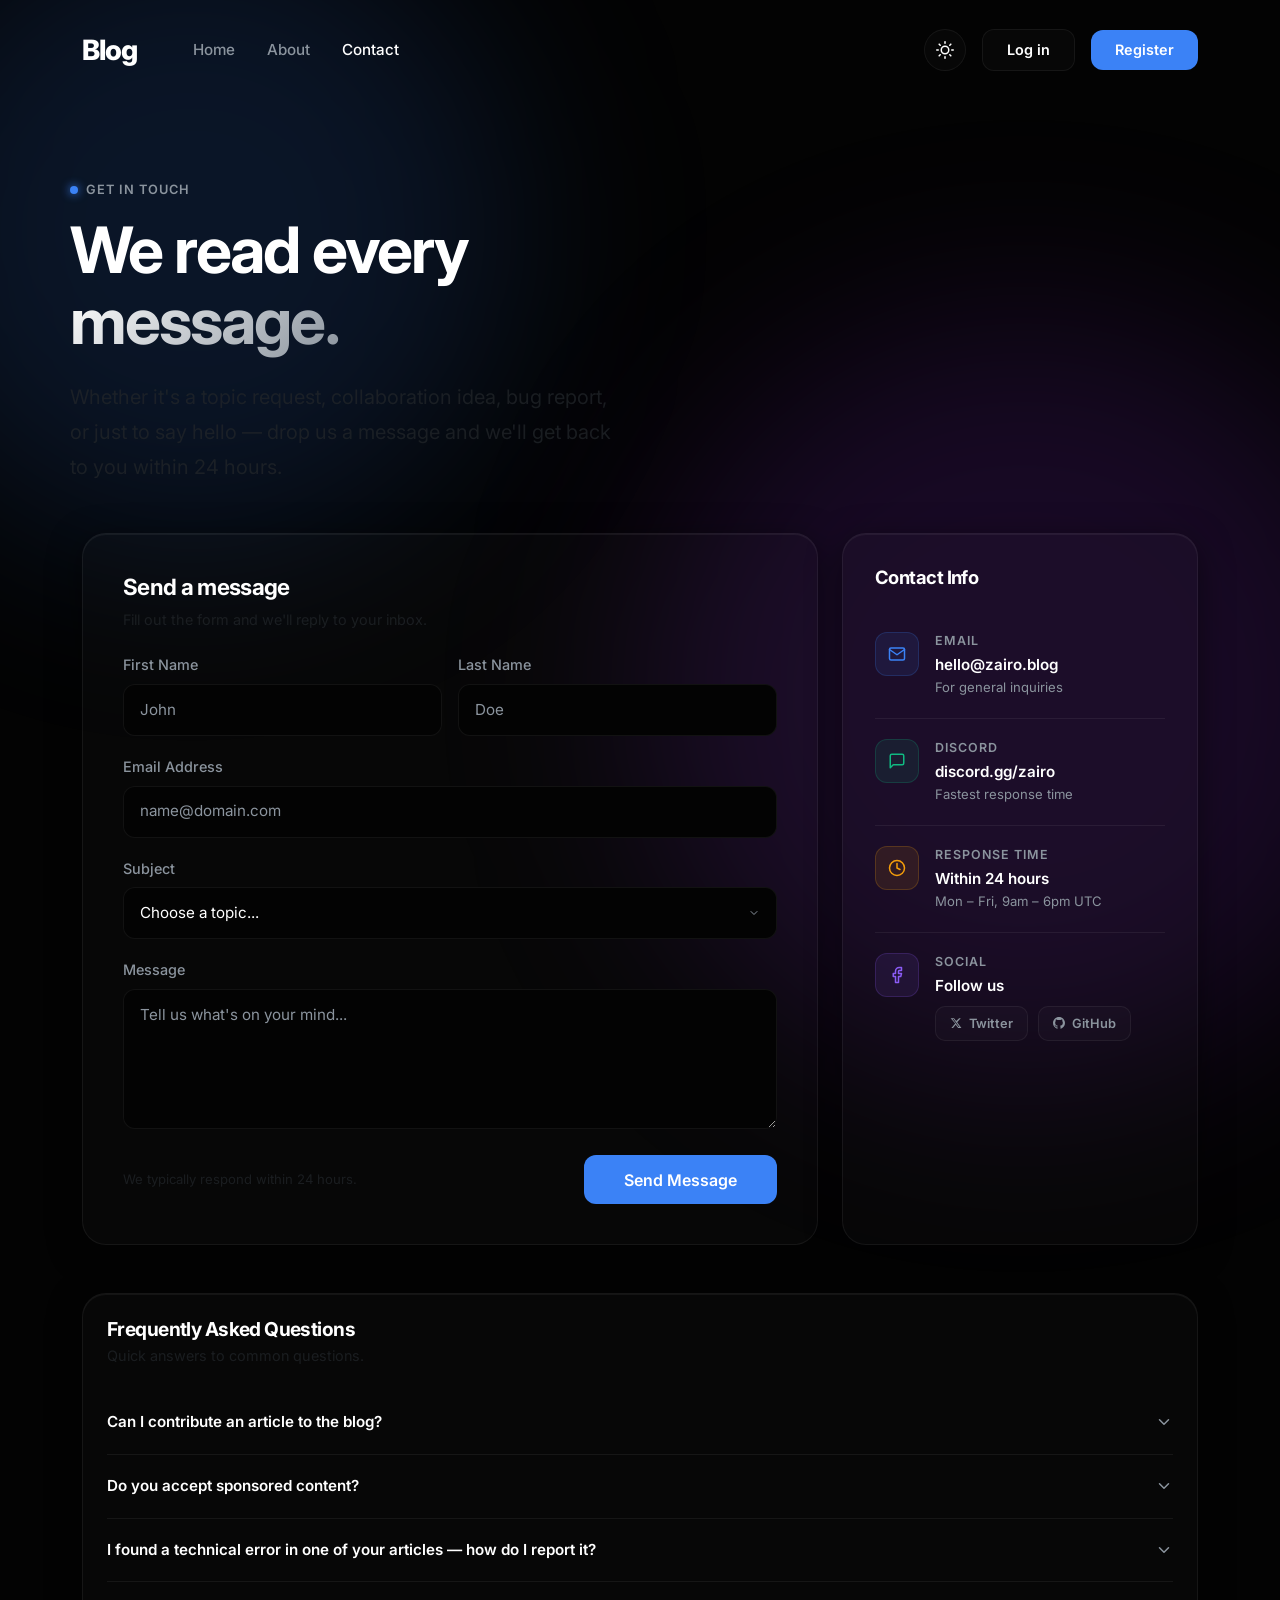
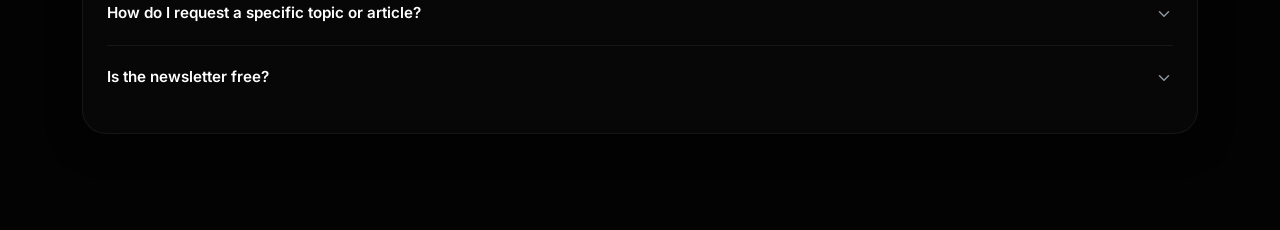
<file: contact.html>
<!doctype html>
<html lang="en" data-theme="dark">
  <head>
    <meta charset="UTF-8" />
    <meta name="viewport" content="width=device-width, initial-scale=1.0" />
    <title>Blog | Contact</title>
    <link
      href="https://cdn.jsdelivr.net/npm/bootstrap@5.3.2/dist/css/bootstrap.min.css"
      rel="stylesheet"
    />
    <link
      href="https://fonts.googleapis.com/css2?family=Inter:wght@300;400;500;600;700;800&display=swap"
      rel="stylesheet"
    />
    <link rel="stylesheet" href="Style.css" />
  </head>
  <body>
    <div id="loader"><div class="spinner"></div></div>
    <div class="ambient-light ambient-1"></div>
    <div class="ambient-light ambient-2"></div>

    <div class="success-toast" id="success-toast">
      <svg
        xmlns="http://www.w3.org/2000/svg"
        width="18"
        height="18"
        viewBox="0 0 24 24"
        fill="none"
        stroke="currentColor"
        stroke-width="2.5"
        stroke-linecap="round"
        stroke-linejoin="round"
      >
        <polyline points="20 6 9 17 4 12"></polyline>
      </svg>
      Message sent! We'll reply within 24 hours.
    </div>

    <nav class="navbar navbar-expand-lg animate-up d-1">
      <div class="container">
        <a class="navbar-brand" href="index.html">Blog</a>
        <button
          class="navbar-toggler"
          type="button"
          data-bs-toggle="collapse"
          data-bs-target="#navbarNav"
          aria-controls="navbarNav"
          style="border-color: var(--glass-border)"
        >
          <svg
            xmlns="http://www.w3.org/2000/svg"
            width="24"
            height="24"
            fill="var(--text-main)"
            viewBox="0 0 16 16"
          >
            <path
              fill-rule="evenodd"
              d="M2.5 12a.5.5 0 0 1 .5-.5h10a.5.5 0 0 1 0 1H3a.5.5 0 0 1-.5-.5zm0-4a.5.5 0 0 1 .5-.5h10a.5.5 0 0 1 0 1H3a.5.5 0 0 1-.5-.5zm0-4a.5.5 0 0 1 .5-.5h10a.5.5 0 0 1 0 1H3a.5.5 0 0 1-.5-.5z"
            />
          </svg>
        </button>
        <div class="collapse navbar-collapse" id="navbarNav">
          <ul class="navbar-nav me-auto ms-lg-4">
            <li class="nav-item">
              <a class="nav-link" href="index.html">Home</a>
            </li>
            <li class="nav-item">
              <a class="nav-link" href="about.html">About</a>
            </li>
            <li class="nav-item">
              <a
                class="nav-link"
                href="contact.html"
                style="color: var(--text-main) !important"
                >Contact</a
              >
            </li>
          </ul>
          <div class="d-flex gap-3 align-items-center mt-3 mt-lg-0">
            <button
              id="theme-toggle"
              class="btn-glass btn-icon"
              aria-label="Toggle theme"
            >
              <svg
                id="icon-sun"
                xmlns="http://www.w3.org/2000/svg"
                width="18"
                height="18"
                viewBox="0 0 24 24"
                fill="none"
                stroke="currentColor"
                stroke-width="2"
                stroke-linecap="round"
                stroke-linejoin="round"
              >
                <circle cx="12" cy="12" r="5"></circle>
                <line x1="12" y1="1" x2="12" y2="3"></line>
                <line x1="12" y1="21" x2="12" y2="23"></line>
                <line x1="4.22" y1="4.22" x2="5.64" y2="5.64"></line>
                <line x1="18.36" y1="18.36" x2="19.78" y2="19.78"></line>
                <line x1="1" y1="12" x2="3" y2="12"></line>
                <line x1="21" y1="12" x2="23" y2="12"></line>
                <line x1="4.22" y1="19.78" x2="5.64" y2="18.36"></line>
                <line x1="18.36" y1="5.64" x2="19.78" y2="4.22"></line>
              </svg>
              <svg
                id="icon-moon"
                style="display: none"
                xmlns="http://www.w3.org/2000/svg"
                width="18"
                height="18"
                viewBox="0 0 24 24"
                fill="none"
                stroke="currentColor"
                stroke-width="2"
                stroke-linecap="round"
                stroke-linejoin="round"
              >
                <path
                  d="M21 12.79A9 9 0 1 1 11.21 3 7 7 0 0 0 21 12.79z"
                ></path>
              </svg>
            </button>
            <a href="login.html"><button class="btn-glass">Log in</button></a>
            <a href="register.html"
              ><button class="btn-glass btn-primary-custom">Register</button></a
            >
          </div>
        </div>
      </div>
    </nav>

    <header class="hero-section container animate-up d-2">
      <div class="row">
        <div class="col-lg-8">
          <div class="tag-wrap">
            <div class="tag-dot"></div>
            <span class="tag-text">Get In Touch</span>
          </div>
          <h1 class="hero-title">
            We read every<br /><span class="text-gradient">message.</span>
          </h1>
          <p
            class="text-muted fs-5 mb-0"
            style="max-width: 560px; line-height: 1.75"
          >
            Whether it's a topic request, collaboration idea, bug report, or
            just to say hello — drop us a message and we'll get back to you
            within 24 hours.
          </p>
        </div>
      </div>
    </header>

    <main class="container mb-5 pb-5 animate-up d-3">
      <div class="row g-4 mb-5">
        <div class="col-lg-8 order-lg-1 order-2">
          <div class="glass-panel contact-form-card">
            <h3 style="font-size: 1.4rem; margin-bottom: 0.5rem">
              Send a message
            </h3>
            <p class="text-muted mb-4" style="font-size: 0.9rem">
              Fill out the form and we'll reply to your inbox.
            </p>

            <div class="row g-0">
              <div class="col-sm-6 pe-sm-2">
                <label class="form-label">First Name</label>
                <input
                  type="text"
                  class="form-input"
                  id="first-name"
                  placeholder="John"
                />
              </div>
              <div class="col-sm-6 ps-sm-2">
                <label class="form-label">Last Name</label>
                <input
                  type="text"
                  class="form-input"
                  id="last-name"
                  placeholder="Doe"
                />
              </div>
            </div>

            <label class="form-label">Email Address</label>
            <input
              type="email"
              class="form-input"
              id="email"
              placeholder="name@domain.com"
            />

            <label class="form-label">Subject</label>
            <select class="form-input" id="subject">
              <option value="" disabled selected>Choose a topic...</option>
              <option value="topic">Article Topic Request</option>
              <option value="collab">Collaboration / Guest Post</option>
              <option value="sponsorship">Sponsorship Inquiry</option>
              <option value="feedback">Feedback or Bug Report</option>
              <option value="other">Other</option>
            </select>

            <label class="form-label">Message</label>
            <textarea
              class="form-input"
              id="message"
              placeholder="Tell us what's on your mind..."
            ></textarea>

            <div
              class="d-flex align-items-center justify-content-between flex-wrap gap-3"
            >
              <p class="text-muted m-0" style="font-size: 0.82rem">
                We typically respond within 24 hours.
              </p>
              <button
                class="btn-glass btn-primary-custom"
                id="send-btn"
                style="
                  padding: 0.8rem 2.5rem;
                  font-size: 1rem;
                  border-radius: 12px;
                "
              >
                Send Message
              </button>
            </div>
          </div>
        </div>

        <div class="col-lg-4 order-lg-2 order-1">
          <div class="glass-panel contact-info-card">
            <h4 style="font-size: 1.15rem; margin-bottom: 1.5rem">
              Contact Info
            </h4>

            <div class="info-item">
              <div class="info-icon">
                <svg
                  xmlns="http://www.w3.org/2000/svg"
                  width="18"
                  height="18"
                  viewBox="0 0 24 24"
                  fill="none"
                  stroke="currentColor"
                  stroke-width="2"
                  stroke-linecap="round"
                  stroke-linejoin="round"
                >
                  <path
                    d="M4 4h16c1.1 0 2 .9 2 2v12c0 1.1-.9 2-2 2H4c-1.1 0-2-.9-2-2V6c0-1.1.9-2 2-2z"
                  ></path>
                  <polyline points="22,6 12,13 2,6"></polyline>
                </svg>
              </div>
              <div>
                <div class="info-label">Email</div>
                <div class="info-value">hello@zairo.blog</div>
                <div class="info-sub">For general inquiries</div>
              </div>
            </div>

            <div class="info-item">
              <div
                class="info-icon"
                style="
                  background: rgba(16, 185, 129, 0.1);
                  border-color: rgba(16, 185, 129, 0.2);
                  color: #10b981;
                "
              >
                <svg
                  xmlns="http://www.w3.org/2000/svg"
                  width="18"
                  height="18"
                  viewBox="0 0 24 24"
                  fill="none"
                  stroke="currentColor"
                  stroke-width="2"
                  stroke-linecap="round"
                  stroke-linejoin="round"
                >
                  <path
                    d="M21 15a2 2 0 0 1-2 2H7l-4 4V5a2 2 0 0 1 2-2h14a2 2 0 0 1 2 2z"
                  ></path>
                </svg>
              </div>
              <div>
                <div class="info-label">Discord</div>
                <div class="info-value">discord.gg/zairo</div>
                <div class="info-sub">Fastest response time</div>
              </div>
            </div>

            <div class="info-item">
              <div
                class="info-icon"
                style="
                  background: rgba(245, 158, 11, 0.1);
                  border-color: rgba(245, 158, 11, 0.2);
                  color: #f59e0b;
                "
              >
                <svg
                  xmlns="http://www.w3.org/2000/svg"
                  width="18"
                  height="18"
                  viewBox="0 0 24 24"
                  fill="none"
                  stroke="currentColor"
                  stroke-width="2"
                  stroke-linecap="round"
                  stroke-linejoin="round"
                >
                  <circle cx="12" cy="12" r="10"></circle>
                  <polyline points="12 6 12 12 16 14"></polyline>
                </svg>
              </div>
              <div>
                <div class="info-label">Response Time</div>
                <div class="info-value">Within 24 hours</div>
                <div class="info-sub">Mon – Fri, 9am – 6pm UTC</div>
              </div>
            </div>

            <div class="info-item">
              <div
                class="info-icon"
                style="
                  background: rgba(139, 92, 246, 0.1);
                  border-color: rgba(139, 92, 246, 0.2);
                  color: #8b5cf6;
                "
              >
                <svg
                  xmlns="http://www.w3.org/2000/svg"
                  width="18"
                  height="18"
                  viewBox="0 0 24 24"
                  fill="none"
                  stroke="currentColor"
                  stroke-width="2"
                  stroke-linecap="round"
                  stroke-linejoin="round"
                >
                  <path
                    d="M18 2h-3a5 5 0 0 0-5 5v3H7v4h3v8h4v-8h3l1-4h-4V7a1 1 0 0 1 1-1h3z"
                  ></path>
                </svg>
              </div>
              <div>
                <div class="info-label">Social</div>
                <div class="info-value" style="margin-bottom: 0.5rem">
                  Follow us
                </div>
                <div class="social-row">
                  <a href="#" class="social-link">
                    <svg
                      xmlns="http://www.w3.org/2000/svg"
                      width="12"
                      height="12"
                      viewBox="0 0 24 24"
                      fill="currentColor"
                    >
                      <path
                        d="M18.244 2.25h3.308l-7.227 8.26 8.502 11.24H16.17l-4.714-6.231-5.401 6.231H2.744l7.73-8.835L1.254 2.25H8.08l4.253 5.622zm-1.161 17.52h1.833L7.084 4.126H5.117z"
                      />
                    </svg>
                    Twitter
                  </a>
                  <a href="#" class="social-link">
                    <svg
                      xmlns="http://www.w3.org/2000/svg"
                      width="12"
                      height="12"
                      viewBox="0 0 24 24"
                      fill="currentColor"
                    >
                      <path
                        d="M12 0c-6.626 0-12 5.373-12 12 0 5.302 3.438 9.8 8.207 11.387.599.111.793-.261.793-.577v-2.234c-3.338.726-4.033-1.416-4.033-1.416-.546-1.387-1.333-1.756-1.333-1.756-1.089-.745.083-.729.083-.729 1.205.084 1.839 1.237 1.839 1.237 1.07 1.834 2.807 1.304 3.492.997.107-.775.418-1.305.762-1.604-2.665-.305-5.467-1.334-5.467-5.931 0-1.311.469-2.381 1.236-3.221-.124-.303-.535-1.524.117-3.176 0 0 1.008-.322 3.301 1.23.957-.266 1.983-.399 3.003-.404 1.02.005 2.047.138 3.006.404 2.291-1.552 3.297-1.23 3.297-1.23.653 1.653.242 2.874.118 3.176.77.84 1.235 1.911 1.235 3.221 0 4.609-2.807 5.624-5.479 5.921.43.372.823 1.102.823 2.222v3.293c0 .319.192.694.801.576 4.765-1.589 8.199-6.086 8.199-11.386 0-6.627-5.373-12-12-12z"
                      />
                    </svg>
                    GitHub
                  </a>
                </div>
              </div>
            </div>
          </div>
        </div>
      </div>

      <div class="row animate-up d-4">
        <div class="col-12">
          <div class="glass-panel p-4">
            <h4 style="font-size: 1.2rem; margin-bottom: 0.25rem">
              Frequently Asked Questions
            </h4>
            <p class="text-muted mb-4" style="font-size: 0.9rem">
              Quick answers to common questions.
            </p>

            <div class="faq-item">
              <button class="faq-question">
                Can I contribute an article to the blog?
                <svg
                  class="faq-arrow"
                  xmlns="http://www.w3.org/2000/svg"
                  width="18"
                  height="18"
                  viewBox="0 0 24 24"
                  fill="none"
                  stroke="currentColor"
                  stroke-width="2"
                  stroke-linecap="round"
                  stroke-linejoin="round"
                >
                  <polyline points="6 9 12 15 18 9"></polyline>
                </svg>
              </button>
              <div class="faq-answer">
                <p>
                  Yes! We welcome guest contributors. Send us your article idea
                  via the contact form, selecting "Collaboration / Guest Post"
                  as the subject. We'll review your pitch within 3–5 business
                  days and get back to you with feedback.
                </p>
              </div>
            </div>

            <div class="faq-item">
              <button class="faq-question">
                Do you accept sponsored content?
                <svg
                  class="faq-arrow"
                  xmlns="http://www.w3.org/2000/svg"
                  width="18"
                  height="18"
                  viewBox="0 0 24 24"
                  fill="none"
                  stroke="currentColor"
                  stroke-width="2"
                  stroke-linecap="round"
                  stroke-linejoin="round"
                >
                  <polyline points="6 9 12 15 18 9"></polyline>
                </svg>
              </button>
              <div class="faq-answer">
                <p>
                  We accept a limited number of sponsorships per month, only
                  from products we've personally used and can genuinely
                  recommend. All sponsored content is clearly labeled. Select
                  "Sponsorship Inquiry" in the form above.
                </p>
              </div>
            </div>

            <div class="faq-item">
              <button class="faq-question">
                I found a technical error in one of your articles — how do I
                report it?
                <svg
                  class="faq-arrow"
                  xmlns="http://www.w3.org/2000/svg"
                  width="18"
                  height="18"
                  viewBox="0 0 24 24"
                  fill="none"
                  stroke="currentColor"
                  stroke-width="2"
                  stroke-linecap="round"
                  stroke-linejoin="round"
                >
                  <polyline points="6 9 12 15 18 9"></polyline>
                </svg>
              </button>
              <div class="faq-answer">
                <p>
                  We take technical accuracy seriously. Use the contact form
                  with "Feedback or Bug Report" and include the article title
                  and the specific issue. Verified corrections are applied
                  within 24 hours and credited to the reporter.
                </p>
              </div>
            </div>

            <div class="faq-item">
              <button class="faq-question">
                How do I request a specific topic or article?
                <svg
                  class="faq-arrow"
                  xmlns="http://www.w3.org/2000/svg"
                  width="18"
                  height="18"
                  viewBox="0 0 24 24"
                  fill="none"
                  stroke="currentColor"
                  stroke-width="2"
                  stroke-linecap="round"
                  stroke-linejoin="round"
                >
                  <polyline points="6 9 12 15 18 9"></polyline>
                </svg>
              </button>
              <div class="faq-answer">
                <p>
                  Select "Article Topic Request" in the contact form and
                  describe the problem you're trying to solve. Reader-driven
                  topics get prioritized in our editorial calendar — we publish
                  what the community actually needs.
                </p>
              </div>
            </div>

            <div class="faq-item">
              <button class="faq-question">
                Is the newsletter free?
                <svg
                  class="faq-arrow"
                  xmlns="http://www.w3.org/2000/svg"
                  width="18"
                  height="18"
                  viewBox="0 0 24 24"
                  fill="none"
                  stroke="currentColor"
                  stroke-width="2"
                  stroke-linecap="round"
                  stroke-linejoin="round"
                >
                  <polyline points="6 9 12 15 18 9"></polyline>
                </svg>
              </button>
              <div class="faq-answer">
                <p>
                  Yes, completely free — and always will be. We publish one
                  deep-dive per week, sent directly to your inbox. No spam, no
                  upsells. You can unsubscribe at any time with a single click.
                </p>
              </div>
            </div>
          </div>
        </div>
      </div>
    </main>

    <script src="https://cdn.jsdelivr.net/npm/bootstrap@5.3.2/dist/js/bootstrap.bundle.min.js"></script>
    <script>
      window.addEventListener("load", () => {
        setTimeout(() => document.body.classList.add("loaded"), 300);
      });

      document.addEventListener("DOMContentLoaded", () => {
        const toggleBtn = document.getElementById("theme-toggle");
        const iconSun = document.getElementById("icon-sun");
        const iconMoon = document.getElementById("icon-moon");
        const htmlTag = document.documentElement;
        const savedTheme = localStorage.getItem("zairo-theme") || "dark";
        setTheme(savedTheme);

        toggleBtn.addEventListener("click", () => {
          setTheme(
            htmlTag.getAttribute("data-theme") === "dark" ? "light" : "dark",
          );
        });

        function setTheme(theme) {
          htmlTag.setAttribute("data-theme", theme);
          localStorage.setItem("zairo-theme", theme);
          iconSun.style.display = theme === "light" ? "none" : "block";
          iconMoon.style.display = theme === "light" ? "block" : "none";
        }

        document.getElementById("send-btn").addEventListener("click", () => {
          const email = document.getElementById("email").value.trim();
          const message = document.getElementById("message").value.trim();
          const subject = document.getElementById("subject").value;
          if (!email || !message || !subject) {
            const btn = document.getElementById("send-btn");
            btn.textContent = "Please fill required fields";
            btn.style.background = "#ef4444";
            setTimeout(() => {
              btn.textContent = "Send Message";
              btn.style.background = "";
            }, 2000);
            return;
          }
          const toast = document.getElementById("success-toast");
          toast.classList.add("show");
          setTimeout(() => toast.classList.remove("show"), 4000);
          document.getElementById("first-name").value = "";
          document.getElementById("last-name").value = "";
          document.getElementById("email").value = "";
          document.getElementById("subject").value = "";
          document.getElementById("message").value = "";
        });

        document.querySelectorAll(".faq-question").forEach((btn) => {
          btn.addEventListener("click", () => {
            const item = btn.closest(".faq-item");
            const isOpen = item.classList.contains("open");
            document
              .querySelectorAll(".faq-item")
              .forEach((i) => i.classList.remove("open"));
            if (!isOpen) item.classList.add("open");
          });
        });
      });
    </script>
  </body>
</html>
</file>
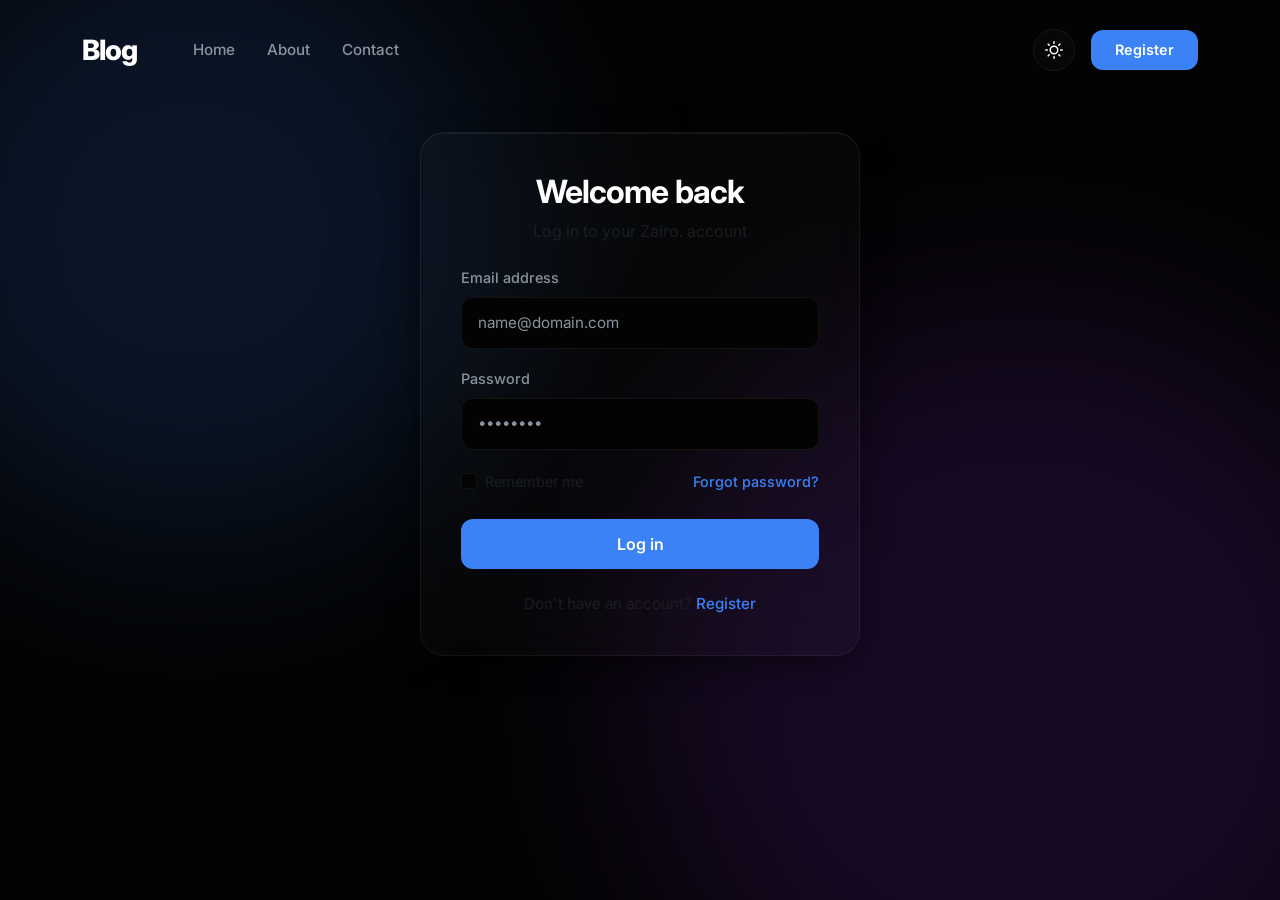
<file: login.html>
<!doctype html>
<html lang="en" data-theme="dark">
  <head>
    <meta charset="UTF-8" />
    <meta name="viewport" content="width=device-width, initial-scale=1.0" />
    <title>Blog | Log In</title>
    <link
      href="https://cdn.jsdelivr.net/npm/bootstrap@5.3.2/dist/css/bootstrap.min.css"
      rel="stylesheet"
    />
    <link
      href="https://fonts.googleapis.com/css2?family=Inter:wght@300;400;500;600;700;800&display=swap"
      rel="stylesheet"
    />

    <link rel="stylesheet" href="Style.css" />
  </head>
  <body>
    <div id="loader">
      <div class="spinner"></div>
    </div>
    <div class="ambient-light ambient-1"></div>
    <div class="ambient-light ambient-2"></div>
    <nav class="navbar navbar-expand-lg animate-up d-1">
      <div class="container">
        <a class="navbar-brand" href="index.html">Blog</a>
        <button
          class="navbar-toggler"
          type="button"
          data-bs-toggle="collapse"
          data-bs-toggle="target"
          aria-controls="navbarNav"
          style="border-color: var(--glass-border)"
        >
          <svg
            xmlns="http://www.w3.org/2000/svg"
            width="24"
            height="24"
            fill="var(--text-main)"
            viewBox="0 0 16 16"
          >
            <path
              fill-rule="evenodd"
              d="M2.5 12a.5.5 0 0 1 .5-.5h10a.5.5 0 0 1 0 1H3a.5.5 0 0 1-.5-.5zm0-4a.5.5 0 0 1 .5-.5h10a.5.5 0 0 1 0 1H3a.5.5 0 0 1-.5-.5zm0-4a.5.5 0 0 1 .5-.5h10a.5.5 0 0 1 0 1H3a.5.5 0 0 1-.5-.5z"
            />
          </svg>
        </button>
        <div class="collapse navbar-collapse" id="navbarNav">
          <ul class="navbar-nav me-auto ms-lg-4">
            <li class="nav-item">
              <a class="nav-link" href="index.html">Home</a>
            </li>
            <li class="nav-item">
              <a class="nav-link" href="about.html">About</a>
            </li>
            <li class="nav-item">
              <a class="nav-link" href="contact.html">Contact</a>
            </li>
          </ul>
          <div class="d-flex gap-3 align-items-center mt-3 mt-lg-0">
            <button
              id="theme-toggle"
              class="btn-glass btn-icon"
              aria-label="Toggle theme"
            >
              <svg
                id="icon-sun"
                xmlns="http://www.w3.org/2000/svg"
                width="18"
                height="18"
                viewBox="0 0 24 24"
                fill="none"
                stroke="currentColor"
                stroke-width="2"
                stroke-linecap="round"
                stroke-linejoin="round"
              >
                <circle cx="12" cy="12" r="5"></circle>
                <line x1="12" y1="1" x2="12" y2="3"></line>
                <line x1="12" y1="21" x2="12" y2="23"></line>
                <line x1="4.22" y1="4.22" x2="5.64" y2="5.64"></line>
                <line x1="18.36" y1="18.36" x2="19.78" y2="19.78"></line>
                <line x1="1" y1="12" x2="3" y2="12"></line>
                <line x1="21" y1="12" x2="23" y2="12"></line>
                <line x1="4.22" y1="19.78" x2="5.64" y2="18.36"></line>
                <line x1="18.36" y1="5.64" x2="19.78" y2="4.22"></line>
              </svg>
              <svg
                id="icon-moon"
                style="display: none"
                xmlns="http://www.w3.org/2000/svg"
                width="18"
                height="18"
                viewBox="0 0 24 24"
                fill="none"
                stroke="currentColor"
                stroke-width="2"
                stroke-linecap="round"
                stroke-linejoin="round"
              >
                <path
                  d="M21 12.79A9 9 0 1 1 11.21 3 7 7 0 0 0 21 12.79z"
                ></path>
              </svg>
            </button>
            <a href="register.html">
              <button class="btn-glass btn-primary-custom">Register</button>
            </a>
          </div>
        </div>
      </div>
    </nav>
    <main class="auth-wrapper animate-up d-2">
      <div class="glass-panel auth-card">
        <h2 class="card-title text-center mb-2" style="font-size: 2rem">
          Welcome back
        </h2>
        <p class="text-center text-muted mb-4">Log in to your Zairo. account</p>
        <form>
          <label class="form-label">Email address</label>
          <input
            type="email"
            class="form-input"
            placeholder="name@domain.com"
            required
          />
          <label class="form-label">Password</label>
          <input
            type="password"
            class="form-input"
            placeholder="••••••••"
            required
          />
          <div class="d-flex justify-content-between align-items-center mb-4">
            <div class="form-check">
              <input class="form-check-input" type="checkbox" id="rememberMe" />
              <label
                class="form-check-label text-muted"
                for="rememberMe"
                style="font-size: 0.9rem"
              >
                Remember me
              </label>
            </div>
            <a href="#" class="auth-link" style="font-size: 0.9rem"
              >Forgot password?</a
            >
          </div>
          <button
            type="submit"
            class="btn-glass btn-primary-custom w-100 mb-4"
            style="padding: 0.8rem; font-size: 1rem"
          >
            Log in
          </button>
          <p class="text-center text-muted m-0" style="font-size: 0.95rem">
            Don't have an account?
            <a href="register.html" class="auth-link">Register</a>
          </p>
        </form>
      </div>
    </main>
    <script src="https://cdn.jsdelivr.net/npm/bootstrap@5.3.2/dist/js/bootstrap.bundle.min.js"></script>
    <script>
      window.addEventListener("load", () => {
        setTimeout(() => {
          document.body.classList.add("loaded");
        }, 300);
      });
      document.addEventListener("DOMContentLoaded", () => {
        const toggleBtn = document.getElementById("theme-toggle");
        const iconSun = document.getElementById("icon-sun");
        const iconMoon = document.getElementById("icon-moon");
        const htmlTag = document.documentElement;
        const savedTheme = localStorage.getItem("zairo-theme") || "dark";
        setTheme(savedTheme);
        toggleBtn.addEventListener("click", () => {
          const newTheme =
            htmlTag.getAttribute("data-theme") === "dark" ? "light" : "dark";
          setTheme(newTheme);
        });
        function setTheme(theme) {
          htmlTag.setAttribute("data-theme", theme);
          localStorage.setItem("zairo-theme", theme);
          if (theme === "light") {
            iconSun.style.display = "none";
            iconMoon.style.display = "block";
          } else {
            iconSun.style.display = "block";
            iconMoon.style.display = "none";
          }
        }
      });
    </script>
  </body>
</html>
</file>
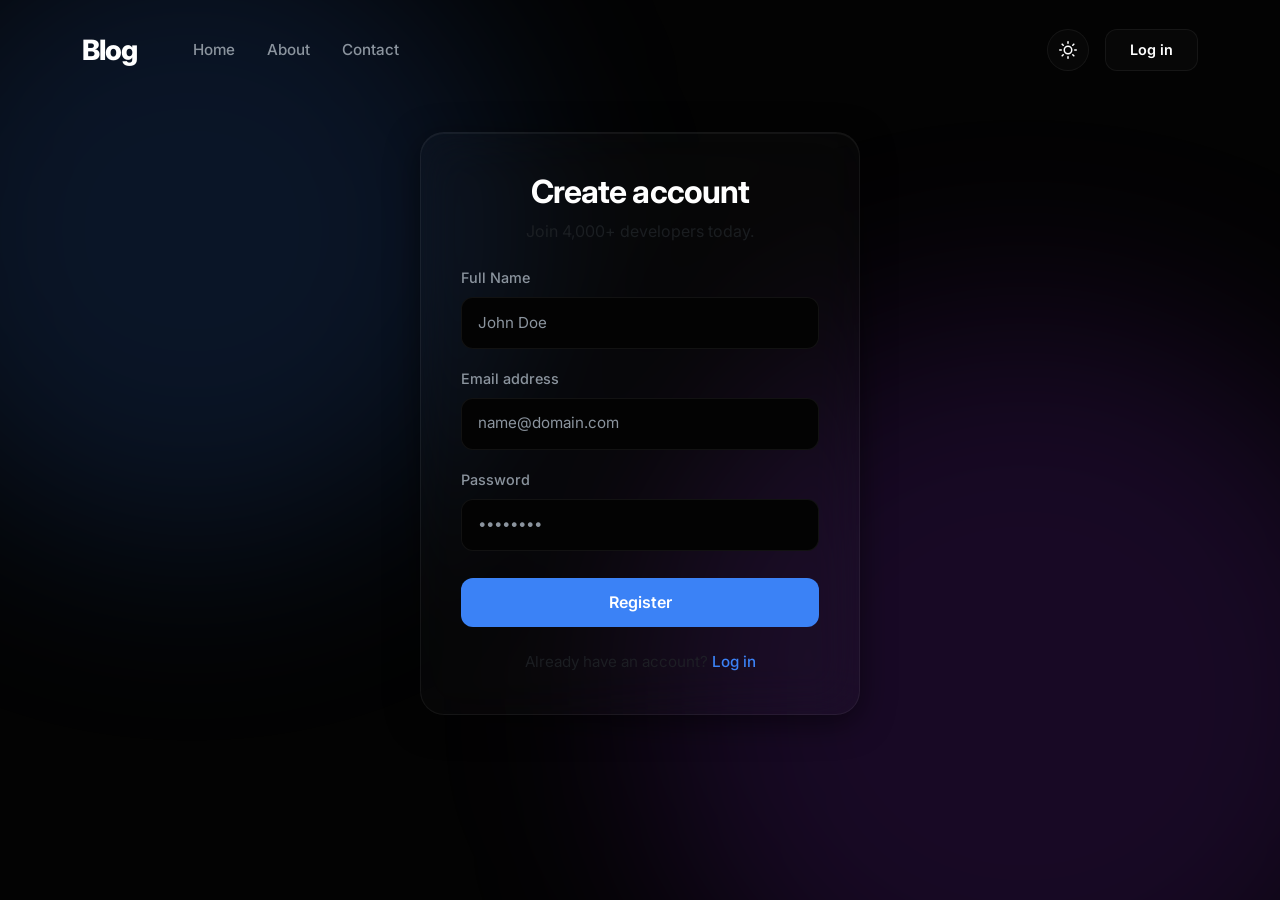
<file: register.html>
<!doctype html>
<html lang="en" data-theme="dark">
  <head>
    <meta charset="UTF-8" />
    <meta name="viewport" content="width=device-width, initial-scale=1.0" />
    <title>Blog | Register</title>
    <link
      href="https://cdn.jsdelivr.net/npm/bootstrap@5.3.2/dist/css/bootstrap.min.css"
      rel="stylesheet"
    />
    <link
      href="https://fonts.googleapis.com/css2?family=Inter:wght@300;400;500;600;700;800&display=swap"
      rel="stylesheet"
    />
    <link rel="stylesheet" href="Style.css" />
  </head>
  <body>
    <div id="loader">
      <div class="spinner"></div>
    </div>
    <div class="ambient-light ambient-1"></div>
    <div class="ambient-light ambient-2"></div>
    <nav class="navbar navbar-expand-lg animate-up d-1">
      <div class="container">
        <a class="navbar-brand" href="index.html">Blog</a>
        <button
          class="navbar-toggler"
          type="button"
          data-bs-toggle="collapse"
          data-bs-toggle="target"
          aria-controls="navbarNav"
          style="border-color: var(--glass-border)"
        >
          <svg
            xmlns="http://www.w3.org/2000/svg"
            width="24"
            height="24"
            fill="var(--text-main)"
            viewBox="0 0 16 16"
          >
            <path
              fill-rule="evenodd"
              d="M2.5 12a.5.5 0 0 1 .5-.5h10a.5.5 0 0 1 0 1H3a.5.5 0 0 1-.5-.5zm0-4a.5.5 0 0 1 .5-.5h10a.5.5 0 0 1 0 1H3a.5.5 0 0 1-.5-.5zm0-4a.5.5 0 0 1 .5-.5h10a.5.5 0 0 1 0 1H3a.5.5 0 0 1-.5-.5z"
            />
          </svg>
        </button>
        <div class="collapse navbar-collapse" id="navbarNav">
          <ul class="navbar-nav me-auto ms-lg-4">
            <li class="nav-item">
              <a class="nav-link" href="index.html">Home</a>
            </li>
            <li class="nav-item">
              <a class="nav-link" href="about.html">About</a>
            </li>
            <li class="nav-item">
              <a class="nav-link" href="contact.html">Contact</a>
            </li>
          </ul>
          <div class="d-flex gap-3 align-items-center mt-3 mt-lg-0">
            <button
              id="theme-toggle"
              class="btn-glass btn-icon"
              aria-label="Toggle theme"
            >
              <svg
                id="icon-sun"
                xmlns="http://www.w3.org/2000/svg"
                width="18"
                height="18"
                viewBox="0 0 24 24"
                fill="none"
                stroke="currentColor"
                stroke-width="2"
                stroke-linecap="round"
                stroke-linejoin="round"
              >
                <circle cx="12" cy="12" r="5"></circle>
                <line x1="12" y1="1" x2="12" y2="3"></line>
                <line x1="12" y1="21" x2="12" y2="23"></line>
                <line x1="4.22" y1="4.22" x2="5.64" y2="5.64"></line>
                <line x1="18.36" y1="18.36" x2="19.78" y2="19.78"></line>
                <line x1="1" y1="12" x2="3" y2="12"></line>
                <line x1="21" y1="12" x2="23" y2="12"></line>
                <line x1="4.22" y1="19.78" x2="5.64" y2="18.36"></line>
                <line x1="18.36" y1="5.64" x2="19.78" y2="4.22"></line>
              </svg>
              <svg
                id="icon-moon"
                style="display: none"
                xmlns="http://www.w3.org/2000/svg"
                width="18"
                height="18"
                viewBox="0 0 24 24"
                fill="none"
                stroke="currentColor"
                stroke-width="2"
                stroke-linecap="round"
                stroke-linejoin="round"
              >
                <path
                  d="M21 12.79A9 9 0 1 1 11.21 3 7 7 0 0 0 21 12.79z"
                ></path>
              </svg>
            </button>
            <a href="login.html">
              <button class="btn-glass">Log in</button>
            </a>
          </div>
        </div>
      </div>
    </nav>
    <main class="auth-wrapper animate-up d-2">
      <div class="glass-panel auth-card">
        <h2 class="card-title text-center mb-2" style="font-size: 2rem">
          Create account
        </h2>
        <p class="text-center text-muted mb-4">Join 4,000+ developers today.</p>
        <form>
          <label class="form-label">Full Name</label>
          <input
            type="text"
            class="form-input"
            placeholder="John Doe"
            required
          />
          <label class="form-label">Email address</label>
          <input
            type="email"
            class="form-input"
            placeholder="name@domain.com"
            required
          />
          <label class="form-label">Password</label>
          <input
            type="password"
            class="form-input"
            placeholder="••••••••"
            required
          />
          <button
            type="submit"
            class="btn-glass btn-primary-custom w-100 mb-4 mt-2"
            style="padding: 0.8rem; font-size: 1rem"
          >
            Register
          </button>
          <p class="text-center text-muted m-0" style="font-size: 0.95rem">
            Already have an account?
            <a href="login.html" class="auth-link">Log in</a>
          </p>
        </form>
      </div>
    </main>
    <script src="https://cdn.jsdelivr.net/npm/bootstrap@5.3.2/dist/js/bootstrap.bundle.min.js"></script>
    <script>
      window.addEventListener("load", () => {
        setTimeout(() => {
          document.body.classList.add("loaded");
        }, 300);
      });
      document.addEventListener("DOMContentLoaded", () => {
        const toggleBtn = document.getElementById("theme-toggle");
        const iconSun = document.getElementById("icon-sun");
        const iconMoon = document.getElementById("icon-moon");
        const htmlTag = document.documentElement;
        const savedTheme = localStorage.getItem("zairo-theme") || "dark";
        setTheme(savedTheme);
        toggleBtn.addEventListener("click", () => {
          const newTheme =
            htmlTag.getAttribute("data-theme") === "dark" ? "light" : "dark";
          setTheme(newTheme);
        });
        function setTheme(theme) {
          htmlTag.setAttribute("data-theme", theme);
          localStorage.setItem("zairo-theme", theme);
          if (theme === "light") {
            iconSun.style.display = "none";
            iconMoon.style.display = "block";
          } else {
            iconSun.style.display = "block";
            iconMoon.style.display = "none";
          }
        }
      });
    </script>
  </body>
</html>
</file>
<file: Style.css>
/* ============================================================
   style.css — Shared stylesheet for all blog pages
   Pages: index.html, about.html, contact.html, blog-post.html,
          Profile.html, login.html, register.html
   ============================================================ */

/* ── CSS Variables ── */
:root {
  --bg-color: #030303;
  --text-main: #ffffff;
  --text-muted: #8b949e;
  --glass-bg: rgba(255, 255, 255, 0.02);
  --glass-border: rgba(255, 255, 255, 0.06);
  --glass-hover: rgba(255, 255, 255, 0.05);
  --glass-shadow: 0 8px 32px 0 rgba(0, 0, 0, 0.5);
  --accent: #3b82f6;
  --accent-glow: rgba(59, 130, 246, 0.4);
  --accent-hover: #2563eb;
  --blob-1: rgba(59, 130, 246, 0.15);
  --blob-2: rgba(147, 51, 234, 0.15);
}
[data-theme="light"] {
  --bg-color: #f0f2f5;
  --text-main: #0f172a;
  --text-muted: #64748b;
  --glass-bg: rgba(255, 255, 255, 0.6);
  --glass-border: rgba(0, 0, 0, 0.05);
  --glass-hover: rgba(255, 255, 255, 0.9);
  --glass-shadow: 0 10px 40px -10px rgba(0, 0, 0, 0.08);
  --accent: #0f172a;
  --accent-glow: rgba(15, 23, 42, 0.2);
  --accent-hover: #1e293b;
  --blob-1: rgba(59, 130, 246, 0.2);
  --blob-2: rgba(147, 51, 234, 0.2);
}

/* ── Reset ── */
* {
  box-sizing: border-box;
}

/* ── Base ── */
body {
  font-family: "Inter", sans-serif;
  background-color: var(--bg-color);
  color: var(--text-main);
  overflow-x: hidden;
  transition:
    background-color 0.5s ease,
    color 0.5s ease;
  min-height: 100vh;
}

/* login.html / register.html use flex body */
body.auth-page {
  display: flex;
  flex-direction: column;
}

/* ── Ambient light blobs ── */
.ambient-light {
  position: fixed;
  border-radius: 50%;
  filter: blur(100px);
  z-index: -1;
  pointer-events: none;
  animation: float 20s infinite alternate ease-in-out;
}
.ambient-1 {
  top: -10%;
  left: -10%;
  width: 50vw;
  height: 50vw;
  background: var(--blob-1);
}
.ambient-2 {
  bottom: -20%;
  right: -10%;
  width: 60vw;
  height: 60vw;
  background: var(--blob-2);
  animation-delay: -10s;
}
@keyframes float {
  0% {
    transform: translate(0, 0) scale(1);
  }
  100% {
    transform: translate(5%, 5%) scale(1.1);
  }
}

/* ── Loader ── */
#loader {
  position: fixed;
  inset: 0;
  background: var(--bg-color);
  display: flex;
  justify-content: center;
  align-items: center;
  z-index: 9999;
  transition:
    opacity 0.6s ease,
    visibility 0.6s;
}
.spinner {
  width: 40px;
  height: 40px;
  border: 3px solid var(--glass-border);
  border-top-color: var(--accent);
  border-radius: 50%;
  animation: spin 0.8s cubic-bezier(0.6, 0.2, 0.4, 0.8) infinite;
}
@keyframes spin {
  to {
    transform: rotate(360deg);
  }
}
body.loaded #loader {
  opacity: 0;
  visibility: hidden;
}

/* ── Typography ── */
h1,
h2,
h3,
h4,
h5,
h6 {
  font-weight: 700;
  letter-spacing: -0.03em;
}
.text-gradient {
  background: linear-gradient(135deg, var(--text-main), var(--text-muted));
  -webkit-background-clip: text;
  -webkit-text-fill-color: transparent;
}

/* ── Animations ── */
.animate-up {
  opacity: 0;
  transform: translateY(30px);
  animation: slideUp 0.8s cubic-bezier(0.16, 1, 0.3, 1) forwards;
}
@keyframes slideUp {
  to {
    opacity: 1;
    transform: translateY(0);
  }
}
.d-1 {
  animation-delay: 0.1s;
}
.d-2 {
  animation-delay: 0.2s;
}
.d-3 {
  animation-delay: 0.3s;
}
.d-4 {
  animation-delay: 0.4s;
}
.d-5 {
  animation-delay: 0.5s;
}

/* ── Glass panel ── */
.glass-panel {
  background: var(--glass-bg);
  backdrop-filter: blur(24px);
  -webkit-backdrop-filter: blur(24px);
  border: 1px solid var(--glass-border);
  box-shadow:
    inset 0 1px 0 rgba(255, 255, 255, 0.05),
    var(--glass-shadow);
  border-radius: 24px;
  transition: all 0.4s cubic-bezier(0.16, 1, 0.3, 1);
}

/* ── Navbar ── */
.navbar {
  padding: 1.5rem 0;
  background: transparent;
}
.navbar-brand {
  font-weight: 800;
  font-size: 1.75rem;
  color: var(--text-main) !important;
  letter-spacing: -1px;
}
.nav-link {
  color: var(--text-muted) !important;
  font-weight: 500;
  font-size: 0.95rem;
  margin: 0 0.5rem;
  transition: color 0.3s;
}
.nav-link:hover {
  color: var(--text-main) !important;
}

/* ── Buttons ── */
.btn-glass {
  background: var(--glass-bg);
  border: 1px solid var(--glass-border);
  color: var(--text-main);
  border-radius: 12px;
  padding: 0.6rem 1.5rem;
  font-weight: 600;
  font-size: 0.9rem;
  cursor: pointer;
  transition: all 0.3s ease;
  display: inline-flex;
  align-items: center;
  justify-content: center;
  gap: 0.5rem;
  text-decoration: none;
}
.btn-glass:hover {
  background: var(--glass-hover);
  border-color: var(--accent);
  transform: translateY(-2px);
  color: var(--text-main);
}
.btn-primary-custom {
  background: var(--accent);
  color: #fff !important;
  border: none;
}
.btn-primary-custom:hover {
  background: var(--accent-hover);
  box-shadow: 0 0 20px var(--accent-glow);
  color: #fff !important;
}
.btn-icon {
  width: 42px;
  height: 42px;
  padding: 0;
  border-radius: 50%;
}

/* ── Tag wrap ── */
.tag-wrap {
  display: flex;
  align-items: center;
  gap: 0.5rem;
  margin-bottom: 1rem;
}
.tag-dot {
  width: 8px;
  height: 8px;
  background: var(--accent);
  border-radius: 50%;
  box-shadow: 0 0 10px var(--accent);
}
.tag-text {
  font-size: 0.8rem;
  font-weight: 600;
  text-transform: uppercase;
  letter-spacing: 1px;
  color: var(--text-muted);
}

/* ── Shared form inputs ── */
.form-label {
  font-size: 0.9rem;
  font-weight: 500;
  color: var(--text-muted);
  margin-bottom: 0.5rem;
  display: block;
}
.form-input {
  width: 100%;
  background: var(--bg-color);
  border: 1px solid var(--glass-border);
  padding: 0.85rem 1rem;
  border-radius: 12px;
  color: var(--text-main);
  outline: none;
  font-family: inherit;
  font-size: 0.95rem;
  transition:
    border-color 0.3s,
    box-shadow 0.3s;
  margin-bottom: 1.25rem;
}
.form-input:focus {
  border-color: var(--accent);
  box-shadow: 0 0 0 4px var(--accent-glow);
}
.form-input::placeholder {
  color: var(--text-muted);
}
textarea.form-input {
  resize: vertical;
  min-height: 140px;
  line-height: 1.6;
}
select.form-input {
  appearance: none;
  -webkit-appearance: none;
  background-image: url("data:image/svg+xml,%3Csvg xmlns='http://www.w3.org/2000/svg' width='12' height='12' viewBox='0 0 24 24' fill='none' stroke='%238b949e' stroke-width='2' stroke-linecap='round' stroke-linejoin='round'%3E%3Cpolyline points='6 9 12 15 18 9'%3E%3C/polyline%3E%3C/svg%3E");
  background-repeat: no-repeat;
  background-position: right 1rem center;
  padding-right: 2.5rem;
  cursor: pointer;
}
select.form-input option {
  background: #1a1a2e;
  color: var(--text-main);
}

/* ── Hero section (index, about, contact) ── */
.hero-section {
  padding: 5rem 0 3rem;
}
.hero-title {
  font-size: clamp(2.5rem, 5vw, 4rem);
  line-height: 1.1;
  margin-bottom: 1.5rem;
}

/* ── Search input group (index.html) ── */
.input-group-glass {
  display: flex;
  gap: 0.5rem;
  background: var(--glass-bg);
  border: 1px solid var(--glass-border);
  padding: 0.5rem;
  border-radius: 16px;
  width: 100%;
  max-width: 600px;
  backdrop-filter: blur(12px);
  transition: border-color 0.3s;
}
.input-group-glass:focus-within {
  border-color: var(--accent);
  box-shadow: 0 0 0 4px var(--accent-glow);
}
.input-group-glass input {
  flex-grow: 1;
  background: transparent;
  border: none;
  color: var(--text-main);
  padding: 0.8rem 1rem;
  outline: none;
  font-size: 1rem;
}
.input-group-glass input::placeholder {
  color: var(--text-muted);
}

/* ── Chips / filter buttons (index.html) ── */
.chip-container {
  display: flex;
  flex-wrap: wrap;
  gap: 0.5rem;
  margin-bottom: 2rem;
}
.chip {
  background: transparent;
  border: 1px solid var(--glass-border);
  color: var(--text-muted);
  padding: 0.5rem 1.2rem;
  border-radius: 40px;
  font-size: 0.85rem;
  font-weight: 500;
  cursor: pointer;
  transition: all 0.3s ease;
}
.chip:hover {
  border-color: var(--text-muted);
  color: var(--text-main);
}
.chip.active {
  background: var(--text-main);
  color: var(--bg-color);
  border-color: var(--text-main);
}

/* ── Featured card (index.html) ── */
.featured-card {
  display: flex;
  flex-direction: column;
  text-decoration: none;
  color: inherit;
  overflow: hidden;
  position: relative;
  margin-bottom: 2rem;
}
.featured-card:hover {
  transform: translateY(-5px);
  color: inherit;
}
.featured-card::after {
  content: "";
  position: absolute;
  inset: 0;
  border-radius: inherit;
  box-shadow: 0 0 0 1px var(--accent);
  opacity: 0;
  transition: opacity 0.3s;
  pointer-events: none;
}
.featured-card:hover::after {
  opacity: 0.5;
}

.featured-img-wrapper {
  width: 100%;
  height: 420px;
  overflow: hidden;
  border-radius: 24px 24px 0 0;
}
.featured-img-wrapper img {
  width: 100%;
  height: 100%;
  object-fit: cover;
  transition: transform 0.6s cubic-bezier(0.16, 1, 0.3, 1);
}
.featured-card:hover .featured-img-wrapper img {
  transform: scale(1.05);
}

.featured-badge {
  display: inline-flex;
  align-items: center;
  gap: 0.4rem;
  background: var(--accent);
  color: #fff;
  font-size: 0.72rem;
  font-weight: 700;
  letter-spacing: 1px;
  text-transform: uppercase;
  padding: 0.35rem 0.9rem;
  border-radius: 40px;
  margin-bottom: 1rem;
}
.featured-content {
  padding: 2.5rem;
}
.featured-title {
  font-size: clamp(1.6rem, 3vw, 2.2rem);
  line-height: 1.2;
  margin-bottom: 1rem;
}
.featured-excerpt {
  color: var(--text-muted);
  font-size: 1.05rem;
  line-height: 1.7;
  margin-bottom: 1.5rem;
}

/* ── Card meta (shared) ── */
.card-meta {
  display: flex;
  justify-content: space-between;
  align-items: center;
  font-size: 0.85rem;
  font-weight: 500;
  color: var(--text-muted);
  padding-top: 1.2rem;
  border-top: 1px solid var(--glass-border);
}
.meta-author-sm {
  display: flex;
  align-items: center;
  gap: 0.5rem;
}
.meta-avatar {
  width: 28px;
  height: 28px;
  border-radius: 50%;
  object-fit: cover;
  border: 1px solid var(--glass-border);
}

/* ── Posts grid (index.html) ── */
.posts-grid {
  display: grid;
  grid-template-columns: repeat(2, 1fr);
  gap: 1.5rem;
  margin-bottom: 2rem;
}
@media (max-width: 768px) {
  .posts-grid {
    grid-template-columns: 1fr;
  }
}

/* ── Post card (index.html, Profile.html) ── */
.post-card {
  display: flex;
  flex-direction: column;
  text-decoration: none;
  color: inherit;
  overflow: hidden;
  position: relative;
  height: 100%;
  transition: all 0.4s cubic-bezier(0.16, 1, 0.3, 1);
}
.post-card:hover {
  transform: translateY(-5px);
  color: inherit;
}
.post-card::after {
  content: "";
  position: absolute;
  inset: 0;
  border-radius: inherit;
  box-shadow: 0 0 0 1px var(--accent);
  opacity: 0;
  transition: opacity 0.3s;
  pointer-events: none;
}
.post-card:hover::after {
  opacity: 0.5;
}

.post-img-wrapper,
.post-img-wrap {
  width: 100%;
  height: 200px;
  overflow: hidden;
  border-radius: 24px 24px 0 0;
}
.post-img-wrapper img,
.post-img-wrap img {
  width: 100%;
  height: 100%;
  object-fit: cover;
  transition: transform 0.6s cubic-bezier(0.16, 1, 0.3, 1);
}
.post-card:hover .post-img-wrapper img,
.post-card:hover .post-img-wrap img {
  transform: scale(1.05);
}

/* Profile.html uses slightly different height */
.post-img-wrap {
  height: 190px;
}

.post-content,
.post-body {
  padding: 1.75rem;
  display: flex;
  flex-direction: column;
  flex-grow: 1;
}
.post-body {
  padding: 1.5rem;
}

.post-title-sm,
.post-title {
  font-size: 1.2rem;
  line-height: 1.35;
  margin-bottom: 0.75rem;
  color: var(--text-main);
}
/* Profile.html post title */
.post-title {
  font-size: 1.05rem;
  font-weight: 700;
  margin-bottom: 0.6rem;
}

.post-excerpt {
  color: var(--text-muted);
  font-size: 0.92rem;
  line-height: 1.6;
  margin-bottom: 1.25rem;
  flex-grow: 1;
}

.post-meta-row {
  display: flex;
  justify-content: space-between;
  align-items: center;
  font-size: 0.8rem;
  color: var(--text-muted);
  font-weight: 500;
  padding-top: 1rem;
  border-top: 1px solid var(--glass-border);
}

/* ── List post (index.html) ── */
.list-post {
  display: flex;
  gap: 1.5rem;
  align-items: center;
  padding: 1.25rem;
  border-radius: 16px;
  text-decoration: none;
  color: inherit;
  transition: background 0.3s;
  margin-left: -1.25rem;
  margin-right: -1.25rem;
}
.list-post:hover {
  background: var(--glass-hover);
  color: inherit;
}
.list-post + .list-post {
  border-top: 1px solid var(--glass-border);
}
.list-post-img {
  width: 90px;
  height: 72px;
  border-radius: 12px;
  object-fit: cover;
  flex-shrink: 0;
}
.list-post-body {
  flex-grow: 1;
}
.list-post-title {
  font-size: 0.95rem;
  font-weight: 600;
  line-height: 1.35;
  margin-bottom: 0.3rem;
  color: var(--text-main);
}
.list-post-meta {
  font-size: 0.78rem;
  color: var(--text-muted);
  display: flex;
  align-items: center;
  gap: 0.75rem;
  flex-wrap: wrap;
}
.list-post-tag {
  font-size: 0.7rem;
  font-weight: 600;
  text-transform: uppercase;
  letter-spacing: 0.5px;
  padding: 0.2rem 0.6rem;
  border-radius: 20px;
  border: 1px solid var(--glass-border);
  color: var(--text-muted);
}

/* ── Sidebar / widgets (index.html, blog-post.html) ── */
.sidebar {
  display: flex;
  flex-direction: column;
  gap: 1.5rem;
  position: sticky;
  top: 2rem;
}
.widget {
  padding: 2rem;
}
.widget-title {
  font-size: 1.1rem;
  margin-bottom: 1.5rem;
  display: flex;
  align-items: center;
  gap: 0.5rem;
}

/* Trending widget */
.trend-item {
  display: flex;
  gap: 1rem;
  align-items: flex-start;
  padding: 0.75rem 0;
  border-bottom: 1px solid var(--glass-border);
  text-decoration: none;
  color: inherit;
  transition: all 0.2s;
}
.trend-item:last-child {
  border-bottom: none;
  padding-bottom: 0;
}
.trend-item:hover {
  color: var(--accent);
}
.trend-num {
  font-size: 1.4rem;
  font-weight: 800;
  color: var(--glass-border);
  line-height: 1;
  flex-shrink: 0;
  min-width: 28px;
}
.trend-item:hover .trend-num {
  color: var(--accent);
}
.trend-title {
  font-size: 0.9rem;
  font-weight: 600;
  line-height: 1.35;
}
.trend-meta {
  font-size: 0.75rem;
  color: var(--text-muted);
  margin-top: 0.2rem;
}

/* Authors widget */
.author-row {
  display: flex;
  align-items: center;
  gap: 0.75rem;
  padding: 0.75rem 0;
  border-bottom: 1px solid var(--glass-border);
  text-decoration: none;
  color: inherit;
  transition: background 0.2s;
}
.author-row:last-child {
  border-bottom: none;
  padding-bottom: 0;
}
.author-avatar-sm {
  width: 40px;
  height: 40px;
  border-radius: 50%;
  object-fit: cover;
  border: 1px solid var(--glass-border);
}
.author-info-name {
  font-size: 0.9rem;
  font-weight: 600;
}
.author-info-count {
  font-size: 0.75rem;
  color: var(--text-muted);
}

/* ── Pagination (index.html) ── */
.pagination-wrap {
  display: flex;
  align-items: center;
  justify-content: center;
  gap: 0.5rem;
  margin-top: 2rem;
  flex-wrap: wrap;
}
.page-btn {
  width: 40px;
  height: 40px;
  display: flex;
  align-items: center;
  justify-content: center;
  border-radius: 10px;
  font-size: 0.9rem;
  font-weight: 600;
  cursor: pointer;
  transition: all 0.2s;
  text-decoration: none;
  color: var(--text-muted);
  background: var(--glass-bg);
  border: 1px solid var(--glass-border);
}
.page-btn:hover {
  border-color: var(--accent);
  color: var(--accent);
}
.page-btn.active {
  background: var(--accent);
  color: #fff;
  border-color: var(--accent);
}
.page-btn.wide {
  width: auto;
  padding: 0 1rem;
}

/* ── No results (index.html) ── */
#no-results {
  display: none;
}

/* ================================================================
   CONTACT PAGE (contact.html)
   ================================================================ */

.contact-form-card {
  padding: 2.5rem;
}
.contact-info-card {
  padding: 2rem;
  display: flex;
  flex-direction: column;
  gap: 0;
  height: 100%;
}

.info-item {
  display: flex;
  gap: 1rem;
  align-items: flex-start;
  padding: 1.25rem 0;
  border-bottom: 1px solid var(--glass-border);
}
.info-item:first-child {
  padding-top: 0;
}
.info-item:last-child {
  border-bottom: none;
  padding-bottom: 0;
}
.info-icon {
  width: 44px;
  height: 44px;
  border-radius: 12px;
  flex-shrink: 0;
  background: rgba(59, 130, 246, 0.1);
  border: 1px solid rgba(59, 130, 246, 0.2);
  display: flex;
  align-items: center;
  justify-content: center;
  color: var(--accent);
}
.info-label {
  font-size: 0.78rem;
  font-weight: 600;
  text-transform: uppercase;
  letter-spacing: 1px;
  color: var(--text-muted);
  margin-bottom: 0.2rem;
}
.info-value {
  font-size: 0.95rem;
  font-weight: 600;
  color: var(--text-main);
}
.info-sub {
  font-size: 0.82rem;
  color: var(--text-muted);
  margin-top: 0.1rem;
}

.social-row {
  display: flex;
  gap: 0.6rem;
  flex-wrap: wrap;
  margin-top: 0.25rem;
}
.social-link {
  display: inline-flex;
  align-items: center;
  gap: 0.4rem;
  padding: 0.45rem 0.9rem;
  border-radius: 10px;
  background: var(--glass-bg);
  border: 1px solid var(--glass-border);
  color: var(--text-muted);
  font-size: 0.8rem;
  font-weight: 600;
  text-decoration: none;
  transition: all 0.3s;
}
.social-link:hover {
  border-color: var(--accent);
  color: var(--accent);
  transform: translateY(-2px);
}

/* FAQ */
.faq-item {
  border-bottom: 1px solid var(--glass-border);
  overflow: hidden;
}
.faq-item:last-child {
  border-bottom: none;
}
.faq-question {
  width: 100%;
  background: none;
  border: none;
  text-align: left;
  padding: 1.25rem 0;
  color: var(--text-main);
  font-family: inherit;
  font-size: 0.95rem;
  font-weight: 600;
  cursor: pointer;
  display: flex;
  justify-content: space-between;
  align-items: center;
  gap: 1rem;
  transition: color 0.2s;
}
.faq-question:hover {
  color: var(--accent);
}
.faq-arrow {
  flex-shrink: 0;
  color: var(--text-muted);
  transition: transform 0.3s ease;
}
.faq-item.open .faq-arrow {
  transform: rotate(180deg);
}
.faq-answer {
  max-height: 0;
  overflow: hidden;
  transition: max-height 0.4s cubic-bezier(0.16, 1, 0.3, 1);
}
.faq-item.open .faq-answer {
  max-height: 200px;
}
.faq-answer p {
  font-size: 0.9rem;
  color: var(--text-muted);
  line-height: 1.7;
  padding-bottom: 1.25rem;
  margin: 0;
}

/* Success toast */
.success-toast {
  position: fixed;
  bottom: 2rem;
  right: 2rem;
  background: var(--accent);
  color: #fff;
  padding: 1rem 1.5rem;
  border-radius: 14px;
  font-weight: 600;
  font-size: 0.95rem;
  display: flex;
  align-items: center;
  gap: 0.6rem;
  box-shadow: 0 8px 32px rgba(59, 130, 246, 0.4);
  transform: translateY(100px);
  opacity: 0;
  transition: all 0.4s cubic-bezier(0.16, 1, 0.3, 1);
  z-index: 9000;
}
.success-toast.show {
  transform: translateY(0);
  opacity: 1;
}

/* ================================================================
   BLOG POST PAGE (blog-post.html)
   ================================================================ */

/* Reading progress bar */
#reading-progress {
  position: fixed;
  top: 0;
  left: 0;
  height: 3px;
  width: 0%;
  background: linear-gradient(90deg, var(--accent), #8b5cf6);
  z-index: 10000;
  transition: width 0.1s linear;
  box-shadow: 0 0 12px var(--accent-glow);
}

/* Post hero */
.post-hero {
  padding: 3rem 0 2rem;
}
.post-hero-img-wrapper {
  width: 100%;
  height: 480px;
  border-radius: 24px;
  overflow: hidden;
  margin-bottom: 3rem;
  position: relative;
}
.post-hero-img-wrapper::after {
  content: "";
  position: absolute;
  inset: 0;
  background: linear-gradient(to top, rgba(3, 3, 3, 0.6) 0%, transparent 50%);
  border-radius: 24px;
}
[data-theme="light"] .post-hero-img-wrapper::after {
  background: linear-gradient(
    to top,
    rgba(240, 242, 245, 0.4) 0%,
    transparent 50%
  );
}
.post-hero-img-wrapper img {
  width: 100%;
  height: 100%;
  object-fit: cover;
  transition: transform 0.8s ease;
}
.post-hero-img-wrapper:hover img {
  transform: scale(1.02);
}

/* Post title */
.post-title-hero {
  font-size: clamp(2rem, 4vw, 3rem);
  line-height: 1.15;
  margin-bottom: 1.5rem;
}

/* Meta bar */
.post-meta {
  display: flex;
  flex-wrap: wrap;
  align-items: center;
  gap: 1.5rem;
  padding: 1.2rem 1.5rem;
  margin-bottom: 2.5rem;
}
.meta-author {
  display: flex;
  align-items: center;
  gap: 0.75rem;
}
.author-avatar {
  width: 40px;
  height: 40px;
  border-radius: 50%;
  object-fit: cover;
  border: 2px solid var(--glass-border);
}
.author-name {
  font-weight: 600;
  font-size: 0.95rem;
}
.meta-divider {
  width: 1px;
  height: 20px;
  background: var(--glass-border);
}
.meta-item {
  font-size: 0.85rem;
  color: var(--text-muted);
  font-weight: 500;
  display: flex;
  align-items: center;
  gap: 0.4rem;
}

/* Article body */
.article-body {
  line-height: 1.85;
  font-size: 1.05rem;
  color: var(--text-muted);
}
.article-body p {
  margin-bottom: 1.5rem;
}
.article-body h2 {
  font-size: 1.6rem;
  color: var(--text-main);
  margin: 2.5rem 0 1rem;
}
.article-body h3 {
  font-size: 1.25rem;
  color: var(--text-main);
  margin: 2rem 0 0.8rem;
}
.article-body strong {
  color: var(--text-main);
  font-weight: 600;
}

/* Code block */
.code-block {
  background: rgba(0, 0, 0, 0.4);
  border: 1px solid var(--glass-border);
  border-radius: 16px;
  padding: 1.5rem;
  margin: 1.5rem 0;
  overflow-x: auto;
  position: relative;
}
[data-theme="light"] .code-block {
  background: rgba(15, 23, 42, 0.06);
}
.code-block pre {
  margin: 0;
  font-family: "Fira Code", "Courier New", monospace;
  font-size: 0.88rem;
  color: #e2e8f0;
  line-height: 1.7;
}
[data-theme="light"] .code-block pre {
  color: #1e293b;
}
.code-lang {
  position: absolute;
  top: 0.75rem;
  right: 1rem;
  font-size: 0.72rem;
  font-weight: 600;
  text-transform: uppercase;
  letter-spacing: 1px;
  color: var(--accent);
}

/* Callout */
.callout {
  border-left: 3px solid var(--accent);
  padding: 1rem 1.5rem;
  border-radius: 0 16px 16px 0;
  margin: 1.5rem 0;
  background: rgba(59, 130, 246, 0.06);
}
.callout p {
  margin: 0;
  color: var(--text-main);
  font-style: italic;
}

/* TOC */
.toc-list {
  list-style: none;
  padding: 0;
  margin: 0;
}
.toc-item {
  padding: 0.5rem 0;
  border-bottom: 1px solid var(--glass-border);
}
.toc-item:last-child {
  border-bottom: none;
}
.toc-link {
  color: var(--text-muted);
  text-decoration: none;
  font-size: 0.9rem;
  font-weight: 500;
  transition: color 0.2s;
  display: flex;
  align-items: center;
  gap: 0.5rem;
}
.toc-link:hover {
  color: var(--accent);
}
.toc-link::before {
  content: "";
  width: 6px;
  height: 6px;
  border-radius: 50%;
  background: var(--glass-border);
  flex-shrink: 0;
  transition: background 0.2s;
}
.toc-link:hover::before {
  background: var(--accent);
}

/* Tag chip */
.tag-chip {
  display: inline-flex;
  align-items: center;
  background: transparent;
  border: 1px solid var(--glass-border);
  color: var(--text-muted);
  padding: 0.4rem 1rem;
  border-radius: 40px;
  font-size: 0.82rem;
  font-weight: 500;
  text-decoration: none;
  transition: all 0.3s;
  margin: 0.25rem;
}
.tag-chip:hover {
  border-color: var(--accent);
  color: var(--accent);
}

/* Share buttons */
.share-btn {
  display: inline-flex;
  align-items: center;
  gap: 0.5rem;
  padding: 0.6rem 1.2rem;
  border-radius: 12px;
  font-size: 0.85rem;
  font-weight: 600;
  cursor: pointer;
  transition: all 0.3s;
  text-decoration: none;
  color: var(--text-main);
}
.share-btn:hover {
  transform: translateY(-2px);
  color: var(--text-main);
}
.share-x {
  background: rgba(0, 0, 0, 0.5);
  border: 1px solid rgba(255, 255, 255, 0.1);
}
.share-link {
  background: var(--glass-bg);
  border: 1px solid var(--glass-border);
}

/* Related posts */
.related-card {
  display: flex;
  gap: 1rem;
  align-items: center;
  padding: 0.75rem;
  border-radius: 16px;
  text-decoration: none;
  color: inherit;
  transition: background 0.3s;
  margin-left: -0.75rem;
  margin-right: -0.75rem;
}
.related-card:hover {
  background: var(--glass-hover);
  color: inherit;
}
.related-img {
  width: 72px;
  height: 72px;
  border-radius: 12px;
  object-fit: cover;
  flex-shrink: 0;
}
.related-title {
  font-size: 0.9rem;
  font-weight: 600;
  line-height: 1.3;
  margin-bottom: 0.25rem;
  color: var(--text-main);
}
.related-meta {
  font-size: 0.78rem;
  color: var(--text-muted);
}

/* Author card (blog-post.html sidebar) */
.author-card {
  text-align: center;
  padding: 2rem;
}
.author-card-avatar {
  width: 72px;
  height: 72px;
  border-radius: 50%;
  object-fit: cover;
  border: 2px solid var(--glass-border);
  margin-bottom: 1rem;
}
.author-card-name {
  font-size: 1.1rem;
  font-weight: 700;
  margin-bottom: 0.25rem;
}
.author-card-bio {
  font-size: 0.88rem;
  color: var(--text-muted);
  line-height: 1.6;
  margin-bottom: 1.2rem;
}

/* Post nav */
.post-nav {
  display: grid;
  grid-template-columns: 1fr 1fr;
  gap: 1rem;
  margin: 3rem 0;
}
.post-nav-card {
  padding: 1.5rem;
  border-radius: 16px;
  text-decoration: none;
  color: inherit;
  transition: all 0.3s;
  display: flex;
  flex-direction: column;
  gap: 0.5rem;
}
.post-nav-card:hover {
  background: var(--glass-hover);
  color: inherit;
  border-color: var(--accent);
}
.post-nav-label {
  font-size: 0.75rem;
  font-weight: 600;
  text-transform: uppercase;
  letter-spacing: 1px;
  color: var(--text-muted);
}
.post-nav-title {
  font-size: 0.95rem;
  font-weight: 600;
  line-height: 1.4;
}
.post-nav-card.next {
  text-align: right;
}

/* Comment box */
.comment-box {
  background: var(--bg-color);
  border: 1px solid var(--glass-border);
  border-radius: 16px;
  padding: 1rem 1.2rem;
  width: 100%;
  color: var(--text-main);
  font-family: inherit;
  font-size: 0.95rem;
  outline: none;
  resize: vertical;
  min-height: 100px;
  transition:
    border-color 0.3s,
    box-shadow 0.3s;
}
.comment-box:focus {
  border-color: var(--accent);
  box-shadow: 0 0 0 4px var(--accent-glow);
}
.comment-input {
  width: 100%;
  background: var(--bg-color);
  border: 1px solid var(--glass-border);
  padding: 0.8rem 1rem;
  border-radius: 12px;
  color: var(--text-main);
  outline: none;
  transition:
    border-color 0.3s,
    box-shadow 0.3s;
  font-size: 0.95rem;
  font-family: inherit;
}
.comment-input:focus {
  border-color: var(--accent);
  box-shadow: 0 0 0 4px var(--accent-glow);
}

/* ================================================================
   ABOUT PAGE (about.html)
   ================================================================ */

.about-hero-img {
  width: 100%;
  border-radius: 24px;
  overflow: hidden;
  height: 480px;
  position: relative;
}
.about-hero-img img {
  width: 100%;
  height: 100%;
  object-fit: cover;
  transition: transform 0.8s ease;
}
.about-hero-img:hover img {
  transform: scale(1.02);
}
.about-hero-img::after {
  content: "";
  position: absolute;
  inset: 0;
  border-radius: 24px;
  background: linear-gradient(
    135deg,
    rgba(59, 130, 246, 0.15) 0%,
    transparent 60%
  );
  pointer-events: none;
}

/* Stats */
.stat-card {
  padding: 2rem;
  text-align: center;
}
.stat-number {
  font-size: 2.8rem;
  font-weight: 800;
  letter-spacing: -2px;
  line-height: 1;
  margin-bottom: 0.4rem;
}
.stat-label {
  font-size: 0.9rem;
  color: var(--text-muted);
  font-weight: 500;
}

/* Mission */
.mission-text {
  font-size: 1.1rem;
  line-height: 1.85;
  color: var(--text-muted);
}
.mission-text strong {
  color: var(--text-main);
  font-weight: 600;
}

/* Team card */
.team-card {
  text-align: center;
  padding: 2.5rem 2rem;
  position: relative;
  overflow: hidden;
  transition: all 0.4s cubic-bezier(0.16, 1, 0.3, 1);
}
.team-card:hover {
  transform: translateY(-6px);
}
.team-card:hover::after {
  content: "";
  position: absolute;
  inset: 0;
  border-radius: inherit;
  box-shadow: 0 0 0 1px var(--accent);
  opacity: 0.5;
  pointer-events: none;
}
.team-avatar {
  width: 96px;
  height: 96px;
  border-radius: 50%;
  object-fit: cover;
  margin: 0 auto 1.25rem;
  border: 2px solid var(--glass-border);
  display: block;
  transition: border-color 0.3s;
}
.team-card:hover .team-avatar {
  border-color: var(--accent);
}
.team-name {
  font-size: 1.15rem;
  font-weight: 700;
  margin-bottom: 0.25rem;
}
.team-role {
  font-size: 0.82rem;
  font-weight: 600;
  text-transform: uppercase;
  letter-spacing: 1px;
  color: var(--accent);
  margin-bottom: 0.75rem;
}
.team-bio {
  font-size: 0.88rem;
  color: var(--text-muted);
  line-height: 1.6;
  margin-bottom: 1.25rem;
}
.team-socials {
  display: flex;
  justify-content: center;
  gap: 0.5rem;
}
.social-btn {
  width: 34px;
  height: 34px;
  border-radius: 50%;
  display: inline-flex;
  align-items: center;
  justify-content: center;
  background: var(--glass-bg);
  border: 1px solid var(--glass-border);
  color: var(--text-muted);
  text-decoration: none;
  transition: all 0.3s;
}
.social-btn:hover {
  border-color: var(--accent);
  color: var(--accent);
  transform: translateY(-2px);
}

/* Values */
.value-card {
  padding: 2rem;
  transition: all 0.4s cubic-bezier(0.16, 1, 0.3, 1);
}
.value-card:hover {
  transform: translateY(-4px);
}
.value-icon {
  width: 48px;
  height: 48px;
  border-radius: 14px;
  background: rgba(59, 130, 246, 0.1);
  border: 1px solid rgba(59, 130, 246, 0.2);
  display: flex;
  align-items: center;
  justify-content: center;
  margin-bottom: 1.25rem;
  color: var(--accent);
}
.value-title {
  font-size: 1.05rem;
  font-weight: 700;
  margin-bottom: 0.5rem;
}
.value-desc {
  font-size: 0.88rem;
  color: var(--text-muted);
  line-height: 1.6;
  margin: 0;
}

/* Timeline */
.timeline {
  position: relative;
  padding-left: 2rem;
}
.timeline::before {
  content: "";
  position: absolute;
  left: 0;
  top: 8px;
  bottom: 8px;
  width: 2px;
  background: var(--glass-border);
  border-radius: 2px;
}
.timeline-item {
  position: relative;
  margin-bottom: 2rem;
}
.timeline-item:last-child {
  margin-bottom: 0;
}
.timeline-dot {
  position: absolute;
  left: -2.45rem;
  top: 4px;
  width: 14px;
  height: 14px;
  border-radius: 50%;
  background: var(--accent);
  border: 2px solid var(--bg-color);
  box-shadow: 0 0 10px var(--accent-glow);
}
.timeline-year {
  font-size: 0.75rem;
  font-weight: 700;
  color: var(--accent);
  text-transform: uppercase;
  letter-spacing: 1px;
  margin-bottom: 0.3rem;
}
.timeline-title {
  font-size: 1rem;
  font-weight: 700;
  margin-bottom: 0.3rem;
}
.timeline-desc {
  font-size: 0.88rem;
  color: var(--text-muted);
  line-height: 1.6;
  margin: 0;
}

/* CTA section */
.cta-section {
  padding: 5rem 0;
  text-align: center;
}
.cta-title {
  font-size: clamp(2rem, 4vw, 3rem);
  line-height: 1.2;
  margin-bottom: 1.25rem;
}
.cta-subtitle {
  font-size: 1.1rem;
  color: var(--text-muted);
  max-width: 500px;
  margin: 0 auto 2rem;
}

/* ================================================================
   AUTH PAGES (login.html, register.html)
   ================================================================ */

.auth-wrapper {
  flex-grow: 1;
  display: flex;
  align-items: center;
  justify-content: center;
  padding: 2rem 1rem;
}
.auth-card {
  width: 100%;
  max-width: 440px;
  padding: 2.5rem;
}
/* auth pages use slightly tighter margin on form-input */
.auth-card .form-input {
  margin-bottom: 1.2rem;
}

.form-check-input {
  background-color: var(--bg-color);
  border-color: var(--glass-border);
}
.form-check-input:checked {
  background-color: var(--accent);
  border-color: var(--accent);
}
.auth-link {
  color: var(--accent);
  text-decoration: none;
  font-weight: 500;
  transition: color 0.3s;
}
.auth-link:hover {
  color: var(--accent-hover);
}

/* ================================================================
   PROFILE PAGE (Profile.html)
   ================================================================ */

/* Cover image */
.cover-wrapper {
  width: 100%;
  height: 260px;
  border-radius: 24px;
  overflow: hidden;
  position: relative;
  margin-bottom: 0;
}
.cover-wrapper img {
  width: 100%;
  height: 100%;
  object-fit: cover;
}
.cover-wrapper::after {
  content: "";
  position: absolute;
  inset: 0;
  background: linear-gradient(to top, rgba(3, 3, 3, 0.7) 0%, transparent 60%);
}
[data-theme="light"] .cover-wrapper::after {
  background: linear-gradient(
    to top,
    rgba(240, 242, 245, 0.5) 0%,
    transparent 60%
  );
}

/* Profile header */
.profile-header-card {
  padding: 0;
  position: relative;
  overflow: visible;
}
.profile-header-inner {
  padding: 0 2rem 2rem;
  position: relative;
}
.avatar-wrap {
  display: flex;
  align-items: flex-end;
  justify-content: space-between;
  flex-wrap: wrap;
  gap: 1rem;
  margin-top: -52px;
  margin-bottom: 1.25rem;
}
.profile-avatar {
  width: 104px;
  height: 104px;
  border-radius: 50%;
  object-fit: cover;
  border: 3px solid var(--bg-color);
  box-shadow: 0 0 0 1px var(--glass-border);
  flex-shrink: 0;
}
.profile-actions {
  display: flex;
  gap: 0.6rem;
  flex-wrap: wrap;
}

.profile-name {
  font-size: 1.6rem;
  font-weight: 800;
  margin-bottom: 0.2rem;
  letter-spacing: -0.04em;
}
.profile-handle {
  font-size: 0.9rem;
  color: var(--text-muted);
  margin-bottom: 0.75rem;
}
.profile-bio {
  font-size: 0.95rem;
  color: var(--text-muted);
  line-height: 1.65;
  max-width: 600px;
  margin-bottom: 1rem;
}

.profile-meta-row {
  display: flex;
  flex-wrap: wrap;
  gap: 1rem;
  font-size: 0.85rem;
  color: var(--text-muted);
  margin-bottom: 1.25rem;
}
.profile-meta-item {
  display: flex;
  align-items: center;
  gap: 0.35rem;
}

/* Badge chips */
.badge-row {
  display: flex;
  flex-wrap: wrap;
  gap: 0.4rem;
}
.badge-chip {
  display: inline-flex;
  align-items: center;
  gap: 0.35rem;
  padding: 0.3rem 0.85rem;
  border-radius: 40px;
  font-size: 0.75rem;
  font-weight: 600;
  border: 1px solid var(--glass-border);
  color: var(--text-muted);
  background: var(--glass-bg);
}
.badge-chip.accent {
  border-color: rgba(59, 130, 246, 0.3);
  color: var(--accent);
  background: rgba(59, 130, 246, 0.06);
}
.badge-chip.green {
  border-color: rgba(16, 185, 129, 0.3);
  color: #10b981;
  background: rgba(16, 185, 129, 0.06);
}
.badge-chip.amber {
  border-color: rgba(245, 158, 11, 0.3);
  color: #f59e0b;
  background: rgba(245, 158, 11, 0.06);
}
.badge-chip.purple {
  border-color: rgba(139, 92, 246, 0.3);
  color: #8b5cf6;
  background: rgba(139, 92, 246, 0.06);
}

/* Stats row */
.stats-row {
  display: grid;
  grid-template-columns: repeat(4, 1fr);
  gap: 1px;
  background: var(--glass-border);
  border-radius: 16px;
  overflow: hidden;
  margin-top: 1.5rem;
}
.stat-cell {
  background: var(--glass-bg);
  padding: 1.25rem 1rem;
  text-align: center;
  transition: background 0.3s;
}
.stat-cell:hover {
  background: var(--glass-hover);
}
.stat-val {
  font-size: 1.6rem;
  font-weight: 800;
  letter-spacing: -0.04em;
  line-height: 1;
  margin-bottom: 0.3rem;
}
.stat-lbl {
  font-size: 0.75rem;
  font-weight: 500;
  color: var(--text-muted);
  text-transform: uppercase;
  letter-spacing: 0.5px;
}

/* Tabs */
.tab-bar {
  display: flex;
  gap: 0;
  border-bottom: 1px solid var(--glass-border);
  margin-bottom: 2rem;
  overflow-x: auto;
  scrollbar-width: none;
}
.tab-bar::-webkit-scrollbar {
  display: none;
}
.tab-btn {
  background: none;
  border: none;
  color: var(--text-muted);
  font-family: inherit;
  font-size: 0.9rem;
  font-weight: 600;
  padding: 0.9rem 1.4rem;
  cursor: pointer;
  white-space: nowrap;
  border-bottom: 2px solid transparent;
  margin-bottom: -1px;
  transition:
    color 0.2s,
    border-color 0.2s;
}
.tab-btn:hover {
  color: var(--text-main);
}
.tab-btn.active {
  color: var(--text-main);
  border-bottom-color: var(--accent);
}
.tab-panel {
  display: none;
}
.tab-panel.active {
  display: block;
}

/* List post card (Profile.html) */
.list-post-card {
  display: flex;
  gap: 1.25rem;
  align-items: center;
  padding: 1.1rem;
  border-radius: 16px;
  text-decoration: none;
  color: inherit;
  transition: background 0.3s;
  margin: 0 -1.1rem;
}
.list-post-card + .list-post-card {
  border-top: 1px solid var(--glass-border);
}
.list-post-card:hover {
  background: var(--glass-hover);
  color: inherit;
}
.list-thumb {
  width: 80px;
  height: 64px;
  border-radius: 10px;
  object-fit: cover;
  flex-shrink: 0;
}

/* Sidebar sticky (Profile.html) */
.sidebar-sticky {
  position: sticky;
  top: 2rem;
  display: flex;
  flex-direction: column;
  gap: 1.5rem;
}

/* Skill bars */
.skill-row {
  margin-bottom: 1rem;
}
.skill-row:last-child {
  margin-bottom: 0;
}
.skill-label {
  display: flex;
  justify-content: space-between;
  font-size: 0.85rem;
  font-weight: 600;
  margin-bottom: 0.4rem;
}
.skill-pct {
  color: var(--text-muted);
}
.skill-bar {
  height: 5px;
  border-radius: 99px;
  background: var(--glass-border);
  overflow: hidden;
}
.skill-fill {
  height: 100%;
  border-radius: 99px;
  background: var(--accent);
  transition: width 1.2s cubic-bezier(0.16, 1, 0.3, 1);
  width: 0;
}

/* Activity feed */
.activity-item {
  display: flex;
  gap: 0.75rem;
  align-items: flex-start;
  padding: 0.75rem 0;
  border-bottom: 1px solid var(--glass-border);
}
.activity-item:last-child {
  border-bottom: none;
  padding-bottom: 0;
}
.activity-dot {
  width: 8px;
  height: 8px;
  border-radius: 50%;
  background: var(--accent);
  flex-shrink: 0;
  margin-top: 5px;
  box-shadow: 0 0 8px var(--accent-glow);
}
.activity-dot.green {
  background: #10b981;
  box-shadow: 0 0 8px rgba(16, 185, 129, 0.4);
}
.activity-dot.amber {
  background: #f59e0b;
  box-shadow: 0 0 8px rgba(245, 158, 11, 0.4);
}
.activity-text {
  font-size: 0.86rem;
  color: var(--text-muted);
  line-height: 1.5;
}
.activity-text strong {
  color: var(--text-main);
  font-weight: 600;
}
.activity-time {
  font-size: 0.75rem;
  color: var(--text-muted);
  margin-top: 0.1rem;
}

/* Profile social buttons */
.social-btn-profile {
  display: inline-flex;
  align-items: center;
  gap: 0.45rem;
  padding: 0.55rem 1rem;
  border-radius: 10px;
  background: var(--glass-bg);
  border: 1px solid var(--glass-border);
  color: var(--text-muted);
  font-size: 0.82rem;
  font-weight: 600;
  text-decoration: none;
  transition: all 0.3s;
  width: 100%;
  justify-content: flex-start;
  margin-bottom: 0.5rem;
}
.social-btn-profile:last-child {
  margin-bottom: 0;
}
.social-btn-profile:hover {
  border-color: var(--accent);
  color: var(--accent);
  transform: translateX(3px);
}

/* Heatmap */
.heatmap-grid {
  display: grid;
  grid-template-columns: repeat(26, 1fr);
  gap: 3px;
  margin-top: 0.5rem;
}
.heat-cell {
  aspect-ratio: 1;
  border-radius: 2px;
  background: var(--glass-border);
  transition: background 0.2s;
  cursor: default;
}
.heat-1 {
  background: rgba(59, 130, 246, 0.2);
}
.heat-2 {
  background: rgba(59, 130, 246, 0.4);
}
.heat-3 {
  background: rgba(59, 130, 246, 0.65);
}
.heat-4 {
  background: rgba(59, 130, 246, 0.9);
}
.heat-cell:hover {
  outline: 1px solid var(--accent);
}
.heatmap-labels {
  display: flex;
  justify-content: space-between;
  font-size: 0.7rem;
  color: var(--text-muted);
  margin-top: 0.5rem;
}

/* ================================================================
   RESPONSIVE
   ================================================================ */

@media (max-width: 991px) {
  .sidebar,
  .sidebar-sticky {
    position: static;
  }
  .featured-img-wrapper {
    height: 280px;
  }
  .post-hero-img-wrapper {
    height: 300px;
  }
  .post-nav {
    grid-template-columns: 1fr;
  }
  .post-nav-card.next {
    text-align: left;
  }
  .stats-row {
    grid-template-columns: repeat(2, 1fr);
  }
  .about-hero-img {
    height: 320px;
    margin-bottom: 2rem;
  }
  .contact-info-card {
    margin-bottom: 1.5rem;
  }
  .cover-wrapper {
    height: 180px;
  }
}

@media (max-width: 768px) {
  .posts-grid {
    grid-template-columns: 1fr;
  }
}

@media (max-width: 576px) {
  .featured-img-wrapper {
    height: 220px;
  }
  .list-post-img {
    width: 72px;
    height: 58px;
  }
  .post-hero-img-wrapper {
    height: 220px;
  }
  .post-title-hero {
    font-size: 1.75rem;
  }
  .post-meta {
    gap: 0.75rem;
  }
  .meta-divider {
    display: none;
  }
  .stat-number {
    font-size: 2rem;
  }
  .about-hero-img {
    height: 240px;
  }
  .profile-name {
    font-size: 1.3rem;
  }
  .stats-row {
    grid-template-columns: repeat(2, 1fr);
  }
  .cover-wrapper {
    height: 150px;
  }
  .profile-avatar {
    width: 84px;
    height: 84px;
  }
  .avatar-wrap {
    margin-top: -42px;
  }
}
</file>
